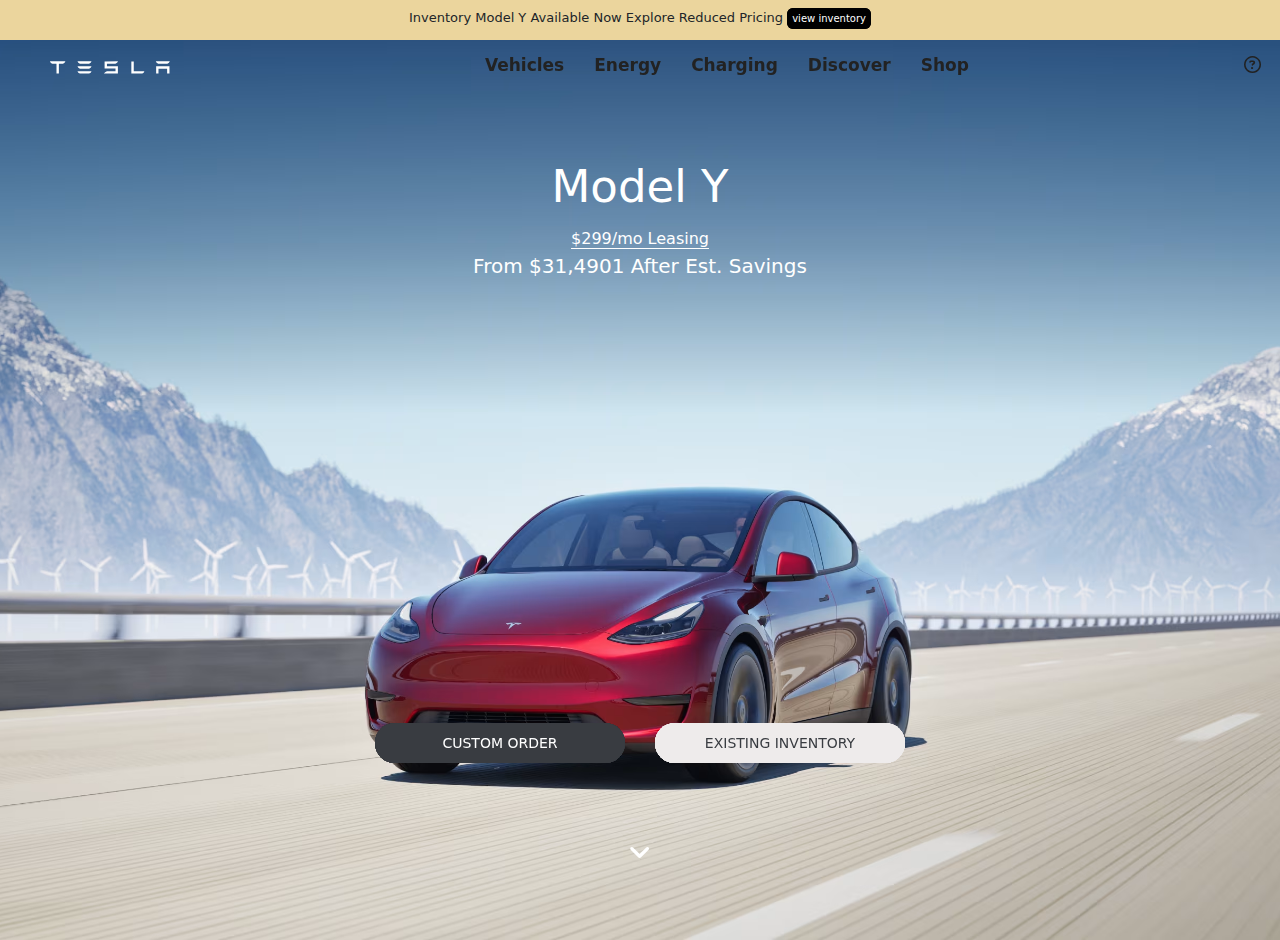
<file: index.html>
<!DOCTYPE html>
<html lang="en">
<head>
    <meta charset="UTF-8">
    <meta name="viewport" content="width=device-width, initial-scale=1.0">
    <title>Tesla.com</title>
    <link rel="stylesheet" href="https://cdnjs.cloudflare.com/ajax/libs/font-awesome/6.7.2/css/all.min.css" integrity="sha512-Evv84Mr4kqVGRNSgIGL/F/aIDqQb7xQ2vcrdIwxfjThSH8CSR7PBEakCr51Ck+w+/U6swU2Im1vVX0SVk9ABhg==" crossorigin="anonymous" referrerpolicy="no-referrer" />
    <!-- bootstrap -->
     <link href="https://cdn.jsdelivr.net/npm/bootstrap@5.3.3/dist/css/bootstrap.min.css" rel="stylesheet" integrity="sha384-QWTKZyjpPEjISv5WaRU9OFeRpok6YctnYmDr5pNlyT2bRjXh0JMhjY6hW+ALEwIH" crossorigin="anonymous">
    <!-- google icon -->
    <link rel="stylesheet" href="https://fonts.googleapis.com/css2?family=Material+Symbols+Outlined:opsz,wght,FILL,GRAD@20..48,100..700,0..1,-50..200&icon_names=close" />
     <link rel="stylesheet" href="style.css">
</head>
<body>
    <!--------Header Section----------->
   <div class="inventory">
    <h1>Inventory Model Y Available Now Explore Reduced Pricing <a href="#" class="view-invn">view inventory</a></h1>
   </div>
    <header>
        
        <div>
            <svg class="tds-icon tds-icon-logo-wordmark tds-site-logo-icon" viewBox="0 0 342 35" xmlns="http://www.w3.org/2000/svg"><path fill="white" d="M0 .1a9.7 9.7 0 0 0 7 7h11l.5.1v27.6h6.8V7.3L26 7h11a9.8 9.8 0 0 0 7-7H0zm238.6 0h-6.8v34.8H263a9.7 9.7 0 0 0 6-6.8h-30.3V0zm-52.3 6.8c3.6-1 6.6-3.8 7.4-6.9l-38.1.1v20.6h31.1v7.2h-24.4a13.6 13.6 0 0 0-8.7 7h39.9v-21h-31.2v-7zm116.2 28h6.7v-14h24.6v14h6.7v-21h-38zM85.3 7h26a9.6 9.6 0 0 0 7.1-7H78.3a9.6 9.6 0 0 0 7 7m0 13.8h26a9.6 9.6 0 0 0 7.1-7H78.3a9.6 9.6 0 0 0 7 7m0 14.1h26a9.6 9.6 0 0 0 7.1-7H78.3a9.6 9.6 0 0 0 7 7M308.5 7h26a9.6 9.6 0 0 0 7-7h-40a9.6 9.6 0 0 0 7 7"></path></svg>
        </div>
        <nav class="md1">
            <a  class="hideonmobile" href="#">Vehicles</a>
            <a  class="hideonmobile" href="#">Energy</a>
            <a  class="hideonmobile" href="#">Charging</a>
            <a  class="hideonmobile" href="#">Discover</a>
            <a  class="hideonmobile" href="#">Shop</a>
            <a  class="hideonmobile" href="#"><i class="fa-regular fa-circle-question"></i></a>
            <a  class="hideonmobile" href="#"><i class="fa-solid fa-globe"></i></a>
            <a  class="hideonmobile" id="menu" href="#"><i class="fa-regular fa-circle-user"></i></a>
            <a onclick=showSidebar() href="#" class="hamburger"><svg xmlns="http://www.w3.org/2000/svg" width="26" height="26" fill="white" class="bi bi-list" viewBox="0 0 16 16">
                <path fill-rule="evenodd" d="M2.5 12a.5.5 0 0 1 .5-.5h10a.5.5 0 0 1 0 1H3a.5.5 0 0 1-.5-.5m0-4a.5.5 0 0 1 .5-.5h10a.5.5 0 0 1 0 1H3a.5.5 0 0 1-.5-.5m0-4a.5.5 0 0 1 .5-.5h10a.5.5 0 0 1 0 1H3a.5.5 0 0 1-.5-.5"/>
              </svg></a>

             <div class="hover"></div>
        </nav>
        <nav class="sidebar">
            <ul>
                <li onclick=hideSidebar() ><a href="#"><img src="close_24dp_5F6368_FILL0_wght400_GRAD0_opsz24.svg" alt=""></a></li>
                <li><a href="#">Vehicles</a></li>
                <li><a href="#">Energy</a></li>
                <li><a href="#">Charging</a></li>
                <li><a href="#">Discover</a></li>
                <li><a href="#">Shop</a></li>
                <li><a href="#"><i class="fa-regular fa-circle-question"></i></a></li>
                <li><a href="#"><i class="fa-solid fa-globe"></i></a></li>
                <li><a id="menu" href="#"><i class="fa-regular fa-circle-user"></i></a></li>
            </ul>
             <div class="hover"></div>
        </nav>
    </header>

    <!-- <div class="hdn-side">
        <div class="mark"><i class="fa-solid fa-xmark"></i></div>
        <div class="hdn-cont">
            <ul>
                <li></li>
                <li></li>
                <li></li>
                <li></li>
                <li></li>
                <li></li>
                <li></li>
                <li></li>
                <li></li>
                <li></li>
                <li></li>
                <li></li>
                <li></li>
                <li></li>
                <li></li>
            </ul>
        </div>
    </div> -->
    <!------------Main Section----------->
    <div class="main">
        <div class="main-1">
            <div class="main-2">
                <div class="head">
                    <h1>Model Y</h1>
                    <a href="#">$299/mo Leasing</a>
                    <span> From $31,4901 After Est. Savings</span>
                </div>
                <img src="cars img/image-1.avif" alt="">
                <div class="login">
                    <div class="btn">
                        <div id="order">
                            <span>CUSTOM ORDER</span>
                        </div>
                        <div id="invn">
                            <span>EXISTING INVENTORY</span>
                        </div>
                    </div>
                    <div class="blank"></div>
                    <div class="arrow"><i class="fa-solid fa-angle-down"></i></div>
                </div>
            </div>
            <div class="main-2">
                <div class="head">
                    <h1>New Model Y</h1>
                    <span>Deliveries Begin in March </span>
                </div>
                <img src="cars img/image-2.avif" alt="">
                <div class="login">
                    <div class="btn">
                        <div id="order">
                            <span>CUSTOM ORDER</span>
                        </div>
                        <div id="invn">
                            <span>EXISTING INVENTORY</span>
                        </div>
                    </div>
                    <div class="blank"></div>
                    <div class="arrow"></div>
                </div>
            </div>
            <div class="main-2">
                <div class="head">
                    <h1>Model 3</h1>
                    <a href="#">$249/mo Lease Ending March 3</a>
                    <span> From $29,9902 After Est. Savings</span>
                </div>
                <img src="cars img/image-3.avif" alt="">
                <div class="login">
                    <div class="btn">
                        <div id="order">
                            <span>CUSTOM ORDER</span>
                        </div>
                        <div id="invn">
                            <span>EXISTING INVENTORY</span>
                        </div>
                    </div>
                    <div class="blank"></div>
                    <div class="arrow"></div>
                </div>
            </div>
            <div class="main-2">
                <div class="head">
                    <h1 style=" font-family: UnifrakturMaguntia", serif;">Cyber truck</h1>
                    <span>$7,500 Federal Tax Credit Available <br><a href="#">$749/mo Leasing</a></span>
                    <div class="catagories-line">
                        <ul class="list-inline">
                            <li class="list-inline-item"><i class="fa-solid fa-star"></i></li>
                            <li class="list-inline-item"><i class="fa-solid fa-star"></i></li>
                            <li class="list-inline-item"><i class="fa-solid fa-star"></i></li>
                            <li class="list-inline-item"><i class="fa-solid fa-star"></i></li>
                            <li class="list-inline-item"><i class="fa-solid fa-star"></i></li>
                        </ul>
                        <p>Overall NHTSA Safety Rating</p>
                    </div>
                </div>
                
                <img src="cars img/image-4.avif" alt="">
                <div class="login">
                    <div class="btn">
                        <div id="order">
                            <span>CUSTOM ORDER</span>
                        </div>
                        <div id="invn">
                            <span>EXISTING INVENTORY</span>
                        </div>
                    </div>
                    <div class="blank"></div>
                    <div class="arrow"></div>
                </div>
            </div>
            <div class="main-2">
                <div class="head">
                    <h1>Model X</h1>
                    <span>Free Supercharging Included</span>
                    <a href="#">$1,149/mo Leasing</a>
                </div>
                <img src="cars img/image-5.avif" alt="">
                <div class="login">
                    <div class="btn">
                        <div id="order">
                            <span>CUSTOM ORDER</span>
                        </div>
                        <div id="invn">
                            <span>EXISTING INVENTORY</span>
                        </div>
                    </div>
                    <div class="blank"></div>
                    <div class="arrow"></div>
                </div>
            </div>
            <div class="main-2">
                <div class="head">
                    <h1>Model S</h1>
                    <span>Free Supercharging Included</span>
                    <a href="#">$998/mo Leasing</a>
                </div>
                <img src="cars img/image-6.avif" alt="">
                <div class="login">
                    <div class="btn">
                        <div id="order">
                            <span>CUSTOM ORDER</span>
                        </div>
                        <div id="invn">
                            <span>EXISTING INVENTORY</span>
                        </div>
                    </div>
                    <div class="blank"></div>
                    <div class="arrow"></div>
                </div>
            </div>
            <div class="main-2">
                <div class="head">
                    <h1>Solar Panels</h1>
                    <a href="#">Schedule a Virtual Consultation</a>
                </div>
                <img src="cars img/image-7.avif" alt="">
                <div class="login">
                    <div class="btn">
                        <div id="order">
                            <span>CUSTOM ORDER</span>
                        </div>
                        <div id="invn">
                            <span>EXISTING INVENTORY</span>
                        </div>
                    </div>
                    <div class="blank"></div>
                    <div class="arrow"></div>
                </div>
            </div>
            <div class="main-2">
                <div class="head">
                    <h1>Solar Roof</h1>
                    <span>Produce Clean Energy From Your Roof</span>
                </div>
                <img src="cars img/image-8.avif" alt="">
                <div class="login">
                    <div class="btn">
                        <div id="order">
                            <span>CUSTOM ORDER</span>
                        </div>
                        <div id="invn">
                            <span>EXISTING INVENTORY</span>
                        </div>
                    </div>
                    <div class="blank"></div>
                    <div class="arrow"></div>
                </div>
            </div>
            <div class="main-2">
                <div class="head">
                    <h1>Powerwall</h1>
                </div>
                <img src="cars img/image-9.avif" alt="">
                <div class="login">
                    <div class="btn">
                        <div id="order">
                            <span>CUSTOM ORDER</span>
                        </div>
                        <div id="invn">
                            <span>EXISTING INVENTORY</span>
                        </div>
                    </div>
                    <div class="blank"></div>
                    <div class="arrow"></div>
                </div>
            </div>
            <div class="main-2">
                <div class="head">
                    <h1>Accessories</h1>
                </div>
                <img src="cars img/image-10.avif" alt="">
                <div class="login">
                    <div class="btn">
                        <div id="order">
                            <span>CUSTOM ORDER</span>
                        </div>
                        <div id="invn">
                            <span>EXISTING INVENTORY</span>
                        </div>
                    </div>
                    <div class="blank"></div>
                    <div class="arrow"></div>
                </div>
            </div>
        </div>
    </div>










    <script>
        function showSidebar(){
            const sidebar = document.querySelector('.sidebar')
            sidebar.style.display = 'flex'
        }
        function hideSidebar(){
            const sidebar = document.querySelector('.sidebar')
            sidebar.style.display = 'none'
        }
    </script>
</body>
</html>
</file>
<file: style.css>
@import url('https://fonts.googleapis.com/css2?family=UnifrakturMaguntia&display=swap');

* {
    margin: 0;
    padding: 0;
    list-style: none;
    text-decoration: none;

    font-family: system-ui, -apple-system, BlinkMacSystemFont, 'Segoe UI', Roboto, Oxygen, Ubuntu, Cantarell, 'Open Sans', 'Helvetica Neue', sans-serif;
}

body {
    box-sizing: border-box;
    overflow: hidden;
}
.inventory{
    height: 40px;
    background-color:  #ebd59d;
}
.inventory a{
     text-decoration: none;
     color: white;
     border: 2px solid black;
     padding: 3px;
     border-radius: 6px;
    background: black;
     font-size: 10px;
}
.inventory h1{
    font-size: 13px;
    text-align: center; 
    padding-top: 10px;
}

header div svg {
    width: 120px;
    height: 15px;
    cursor: pointer;
    margin-top: 20px;
}

header {
    margin-right: 10px;
    z-index: 1;
    margin-left: 50px;
    justify-content: space-between;
    position: fixed;
    display: flex;
}

header a {
    line-height: 30px;
    padding: 0 15px;
    white-space: nowrap;
    text-align: center;
    display: inline-block;
    font-size: 17px;
    border-radius: 10px;
    cursor: pointer;
    font-weight: 600;
    color: rgb(34, 34, 34);
    text-decoration: none;
}
.hamburger{
    display: none;
}
.sidebar{
    position: fixed;
    top: 0;
    right: 0;
    height: 100vh;
    width: 250px;
    z-index: 999;
    background-color: white;
    box-shadow: -10px 0 10px rgba(0,0,0,0.1);
    display: none;
    flex-direction: column;
    align-items: flex-start;
    justify-content: flex-start;
}
.sidebar li{
    width: 100%;
}
.sidebar a{
    width: 100%;
}

.md1 {
    margin-left: 300px;
    position: relative;
    height: 50px;
    display: flex;
    align-items: center;
    z-index: 5;
}

.md1 a:nth-child(5) {
    padding-right: 260px;
}

.hover {
    background-color: white;
    position: absolute;
    z-index: -1;
    opacity: 0;
    transition: all 0.7s;
    border-radius: 10px;
    height: 30px;
    display: inline-block;
}

.md1 a:nth-child(1):hover~.hover {
    opacity: 1;
    left: 5px;
    width: 85px;
}

.md1 a:nth-child(2):hover~.hover {
    opacity: 1;
    left: 91px;
    width: 85px;
}

.md1 a:nth-child(3):hover~.hover {
    opacity: 1;
    left: 183px;
    width: 85px;
}

.md1 a:nth-child(4):hover~.hover {
    opacity: 1;
    left: 279px;
    width: 85px;
}

.md1 a:nth-child(5):hover~.hover {
    opacity: 1;
    left: 373px;
    width: 60px;
}

.md1 a:nth-child(6):hover~.hover {
    opacity: 1;
    left: 691px;
    width: 35px;
}

.md1 a:nth-child(7):hover~.hover {
    opacity: 1;
    left: 740px;
    width: 35px;
}

.md1 a:nth-child(8):hover~.hover {
    opacity: 1;
    left: 785px;
    width: 35px;
}

.md1 a:nth-child(9):hover~.hover {
    opacity: 1;
    left: 770px;
    width: 55px;
}

/* -------------------main section--------------- */
.main-1 {
    display: flex;
    overflow: auto;
    flex: none;
    width: 100%;
    height: 100vh;
    flex-flow: column nowrap;
    scroll-snap-type: y mandatory;
}

.main-1>div {
    text-align: center;
    scroll-snap-align: center;
    flex: none;
    width: 100%;
    height: 100%;
}
.main-1 div img{
    width: 100%;
    height: 100vh;
    object-fit: cover;
    object-position: center;
}
.main-2{
    position: relative;
}
.head{
    position: absolute;
    display: flex;
    flex-direction: column;
    justify-content: center;
    width: 100%;
    top: 0;
    height: 40vh;
    align-items: center;
}
.head h1{
    font-size: 45px;
    font-weight: 500;
    color: white;
    padding-bottom: 5px;
}
.head span{
    color: white;
    font-size: 20px;
    font-weight: 500;
}
.head a{
    color: white;
    text-decoration: underline;
    cursor: pointer;
    text-underline-position: under;
}
head ul li{
    padding-left: 20px;
}
.head a:hover{
    text-decoration-thickness: 5px;
} 
.catagories-line{
    position: relative;
    top: 170px;
}
.catagories-line ul{
    color: white;
}
.catagories-line p{
    color: white;
    font-size: 16px;
    font-weight: 500;
}

.login{
    position: fixed;
    bottom: 0;
    display: flex;
    flex-direction: column;
    width: 100%;
    justify-content: center;
}
.login div{
    display: flex;
    justify-content: center;
}
.btn div{
    align-items: center;
    margin-right: 15px;
    margin-left: 15px;
    width: 250px;
    height: 40px;
    cursor: pointer;
    border-radius: 50px;
}
#order{
    background-color: #393c41;
    color: white;
}
#invn{
    background-color: #eeebeb;
    color: #393c41;
}
#order,#invn{
    font-size: 14px;
    font-weight: 500;
}
.blank{
    height: 70px;
}
.login .arrow{
    height: 60px;
    font-size: 25px;
    color: white;
    animation: updown 1.5s ease infinite;
}

@keyframes updown {
    0%{
        transform: translateY(0);
    }
    10%{
        transform: translateY(5px);
    }
    20%{
        transform: translateY(0);
    }
    30%{
        transform: translateY(5px);
    }
    40%{
        transform: translateY(0);
    }
    50%{
        transform: translateY(5px);
    }
    80%{
        transform: translateY(0);
    }
    100%{
        transform: translateY(0);
    }
    
}
.main .head h1{
    animation: showspan 1s;
}
.main .head span{
    animation: show 2s;
}
@keyframes show {
    0%{
        transform: translateY(30px);
        opacity: 0;
    }
    40%{
        transform: translateY(30px);
        opacity: 0;
    }
    70%{
        transform: translateY(0px);
        opacity: 1;
    }
    100%{
        transform: translateY(0);
        opacity: 1;
    }
     
}
@keyframes showspan {
     0%{
        transform: translateY(30px);
        opacity: 0;
     }
     100%{
        transform: translateY(0);
        opacity: 1;
     }
    
}
.login #order{
    animation: order 1s;
}
@keyframes order {
    0%{
        transform: translatex(20px);
        opacity: 0;
    }
    100%{
        transform: translateX(0);
        opacity: 1;
    }  
}
.login #invn{
    animation: order 1s;
}
@keyframes invn {
    0%{
        transform: translatex(-20px);
        opacity: 0;
    }
    100%{
        transform: translateX(0);
        opacity: 1;
    }  
}

/* Responsive Section */
@media  screen and (max-width:320px) {
    * {
        margin: 0;
        padding: 0;
        list-style: none;
        text-decoration: none;
    
        font-family: system-ui, -apple-system, BlinkMacSystemFont, 'Segoe UI', Roboto, Oxygen, Ubuntu, Cantarell, 'Open Sans', 'Helvetica Neue', sans-serif;
    }
    
    body {
        box-sizing: border-box;
        overflow: hidden;
    }
    .inventory{
        height: 50px;
        background-color:  #ebd59d;
        width: 100%;
    }
    .inventory a{
        background: none;
        border: none;
        color: black;
        font-size: 13px;
        text-decoration: underline;
        cursor: pointer;
    }
    .inventory h1{
        font-size: 13px;
        text-align: center; 
        padding-top: 10px;
        width: 100vw;
    }
    
    header div svg {
        width: 30vw;
        height: 15px;
        cursor: pointer;
        margin-top: 20px;
        margin-left: -40px;
    }
    .hideonmobile{
        display: none;
    }
    .hamburger{
        margin-left: -43vw;
        display: block;
    }
   .hamburger i{
    color: white;
   }
    .md1 {
        margin-left: 300px;
        position: relative;
        height: 50px;
        display: flex;
        align-items: center;
        z-index: 5;
    }
    
    /* -------------------main section--------------- */
    .main-1 {
        display: flex;
        overflow: auto;
        flex: none;
        width: 100%;
        height: 100vh;
        flex-flow: column nowrap;
        scroll-snap-type: y mandatory;
    }
    
    .main-1>div {
        text-align: center;
        scroll-snap-align: center;
        flex: none;
        width: 100%;
        height: 100%;
    }
    .main-1 div img{
        width: 100%;
        height: 100vh;
        object-fit: cover;
        object-position: center;
    }
    .main-2{
        position: relative;
    }
    .head{
        position: absolute;
        display: flex;
        flex-direction: column;
        justify-content: center;
        width: 100%;
        top: 0;
        height: 40vh;
        align-items: center;
    }
    .head h1{
        font-size: 35px;
        font-weight: 500;
        color: white;
        padding-bottom: 5px;
        margin-top: 30px;
    }
    .head span{
        color: white;
        font-size: 15px;
        font-weight: 500;
    }
    .head a{
        color: white;
        text-decoration: underline;
        cursor: pointer;
        text-underline-position: under;
    }
    head ul li{
        padding-left: 20px;
    }
    .head a:hover{
        text-decoration-thickness: 5px;
    } 
    .catagories-line{
        position: relative;
        top: 170px;
    }
    .catagories-line ul{
        color: white;
    }
    .catagories-line p{
        color: white;
        font-size: 16px;
        font-weight: 500;
    }
    
    .login{
        position: fixed;
        bottom: 0;
        display: flex;
        flex-direction: column;
        width: 100%;
        justify-content: center;
    }
    .login div{
        display: flex;
        justify-content: center;
    }
    .btn div{
        align-items: center;
        margin-right: 15px;
        margin-left: 15px;
        width: 250px;
        height: 40px;
        cursor: pointer;
        border-radius: 50px;
    }
    #order{
        background-color: #393c41;
        color: white;
    }
    #invn{
        background-color: #eeebeb;
        color: #393c41;
    }
    #order,#invn{
        font-size: 14px;
        font-weight: 500;
    }
    .blank{
        height: 70px;
    }
    .login .arrow{
        height: 60px;
        font-size: 25px;
        color: white;
        animation: updown 1.5s ease infinite;
    }
    
    @keyframes updown {
        0%{
            transform: translateY(0);
        }
        10%{
            transform: translateY(5px);
        }
        20%{
            transform: translateY(0);
        }
        30%{
            transform: translateY(5px);
        }
        40%{
            transform: translateY(0);
        }
        50%{
            transform: translateY(5px);
        }
        80%{
            transform: translateY(0);
        }
        100%{
            transform: translateY(0);
        }
        
    }
    .main .head h1{
        animation: showspan 1s;
    }
    .main .head span{
        animation: show 2s;
    }
    @keyframes show {
        0%{
            transform: translateY(30px);
            opacity: 0;
        }
        40%{
            transform: translateY(30px);
            opacity: 0;
        }
        70%{
            transform: translateY(0px);
            opacity: 1;
        }
        100%{
            transform: translateY(0);
            opacity: 1;
        }
         
    }
    @keyframes showspan {
         0%{
            transform: translateY(30px);
            opacity: 0;
         }
         100%{
            transform: translateY(0);
            opacity: 1;
         }
        
    }
    .login #order{
        animation: order 1s;
    }
    @keyframes order {
        0%{
            transform: translatex(20px);
            opacity: 0;
        }
        100%{
            transform: translateX(0);
            opacity: 1;
        }  
    }
    .login #invn{
        animation: order 1s;
    }
    @keyframes invn {
        0%{
            transform: translatex(-20px);
            opacity: 0;
        }
        100%{
            transform: translateX(0);
            opacity: 1;
        }  
    }
    
}
</file>
